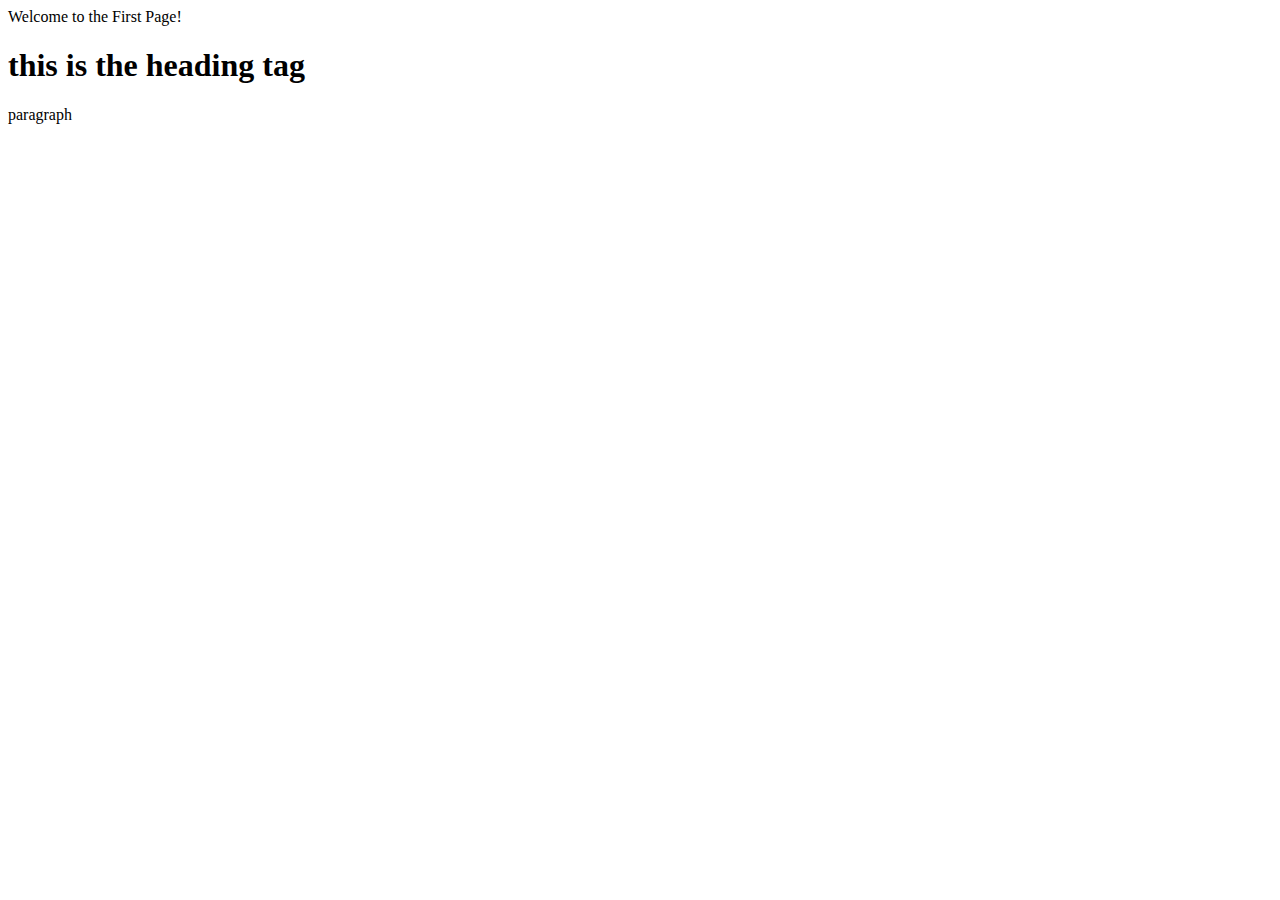
<file: index.html>
<html>
    <head>
        Welcome to the First Page!
        <title> Welcome in my Github Repostory.</title>
        <body>
            <h1>this is the heading tag</h1>
            <p><bold>paragraph</bold></p>
        </body>
    </head>
</html>
</file>
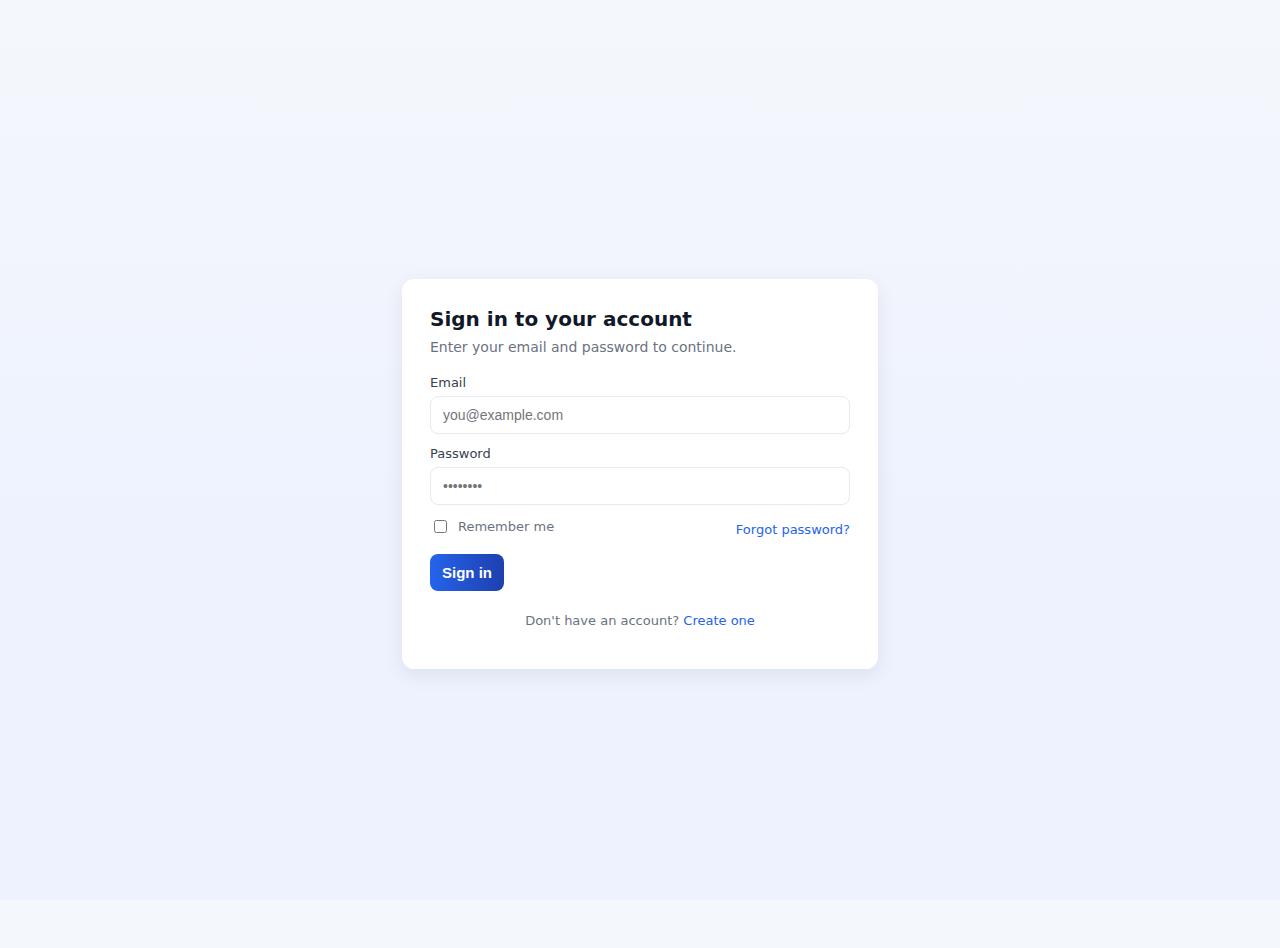
<file: Firstpg.html>
<!doctype html>
<html lang="en">
<head>
    <meta charset="utf-8" />
    <meta name="viewport" content="width=device-width,initial-scale=1" />
    <title>Login — Firstpg</title>
    <style>
        :root {
            --bg: #f4f7fb;
            --card: #ffffff;
            --accent: #2563eb;
            --muted: #6b7280;
            --error: #dc2626;
        }
        html,body {
            height: 100%;
            margin: 0;
            font-family: system-ui, -apple-system, "Segoe UI", Roboto, "Helvetica Neue", Arial;
            background: linear-gradient(180deg, var(--bg), #eef2ff 60%);
            color: #111827;
        }
        .wrap {
            min-height: 100%;
            display: flex;
            align-items: center;
            justify-content: center;
            padding: 24px;
        }
        .card {
            width: 100%;
            max-width: 420px;
            background: var(--card);
            border-radius: 12px;
            box-shadow: 0 6px 20px rgba(16,24,40,0.08);
            padding: 28px;
        }
        h1 { margin: 0 0 8px; font-size: 20px; }
        p.lead { margin: 0 0 20px; color: var(--muted); font-size: 14px; }
        form { display: grid; gap: 12px; }
        label { font-size: 13px; color: #374151; display: block; margin-bottom: 6px; }
        input[type="email"],
        input[type="password"] {
            width: 100%;
            padding: 10px 12px;
            border-radius: 8px;
            border: 1px solid #e6e9ef;
            background: #fff;
            font-size: 14px;
            box-sizing: border-box;
        }
        .row {
            display: flex;
            align-items: center;
            justify-content: space-between;
            gap: 12px;
            font-size: 14px;
        }
        .checkbox {
            display: flex;
            align-items: center;
            gap: 8px;
            color: var(--muted);
            font-size: 13px;
        }
        button {
            background: linear-gradient(90deg,var(--accent),#1e40af);
            border: none;
            color: white;
            padding: 10px 12px;
            border-radius: 8px;
            font-weight: 600;
            font-size: 15px;
            cursor: pointer;
        }
        .hint { color: var(--muted); font-size: 13px; text-align: center; margin-top: 10px; }
        .error { color: var(--error); font-size: 13px; }
        .small-link { color: var(--accent); text-decoration: none; font-size: 13px; }
        @media (max-width:420px) {
            .card { padding: 20px; border-radius: 10px; }
        }
    </style>
</head>
<body>
    <div class="wrap">
        <main class="card" role="main" aria-labelledby="signin-heading">
            <h1 id="signin-heading">Sign in to your account</h1>
            <p class="lead">Enter your email and password to continue.</p>

            <form id="loginForm" novalidate>
                <div>
                    <label for="email">Email</label>
                    <input id="email" name="email" type="email" inputmode="email" autocomplete="email" required placeholder="you@example.com" />
                    <div id="emailError" class="error" aria-live="polite" style="display:none"></div>
                </div>

                <div>
                    <label for="password">Password</label>
                    <input id="password" name="password" type="password" autocomplete="current-password" required placeholder="••••••••" minlength="6" />
                    <div id="passwordError" class="error" aria-live="polite" style="display:none"></div>
                </div>

                <div class="row">
                    <label class="checkbox"><input id="remember" name="remember" type="checkbox" /> Remember me</label>
                    <a class="small-link" href="#" onclick="alert('Replace with reset password flow');return false;">Forgot password?</a>
                </div>

                <div>
                    <button type="submit" id="submitBtn">Sign in</button>
                </div>

                <p class="hint">Don't have an account? <a class="small-link" href="#" onclick="alert('Replace with signup flow');return false;">Create one</a></p>
            </form>
        </main>
    </div>

    <script>
        // Basic client-side validation and demo submit behavior
        (function () {
            const form = document.getElementById('loginForm');
            const email = document.getElementById('email');
            const password = document.getElementById('password');
            const emailError = document.getElementById('emailError');
            const passwordError = document.getElementById('passwordError');
            const submitBtn = document.getElementById('submitBtn');

            function showError(el, msg) {
                el.textContent = msg;
                el.style.display = msg ? 'block' : 'none';
            }

            function isValidEmail(v) {
                // simple email pattern
                return /^[^\s@]+@[^\s@]+\.[^\s@]+$/.test(v);
            }

            form.addEventListener('submit', function (e) {
                e.preventDefault();
                let ok = true;

                if (!email.value.trim()) {
                    showError(emailError, 'Email is required.');
                    ok = false;
                } else if (!isValidEmail(email.value.trim())) {
                    showError(emailError, 'Enter a valid email address.');
                    ok = false;
                } else {
                    showError(emailError, '');
                }

                if (!password.value) {
                    showError(passwordError, 'Password is required.');
                    ok = false;
                } else if (password.value.length < 6) {
                    showError(passwordError, 'Password must be at least 6 characters.');
                    ok = false;
                } else {
                    showError(passwordError, '');
                }

                if (!ok) return;

                // Demo: simulate a submit (replace with real request)
                submitBtn.disabled = true;
                submitBtn.textContent = 'Signing in...';

                // Simulate network delay
                setTimeout(function () {
                    // Replace this block with actual authentication logic (fetch/XHR)
                    alert('Demo: form submitted\nEmail: ' + email.value);
                    submitBtn.disabled = false;
                    submitBtn.textContent = 'Sign in';
                    form.reset();
                }, 900);
            });

            // optional: clear errors on input
            email.addEventListener('input', () => showError(emailError, ''));
            password.addEventListener('input', () => showError(passwordError, ''));
        })();
    </script>
</body>
</html>
</file>
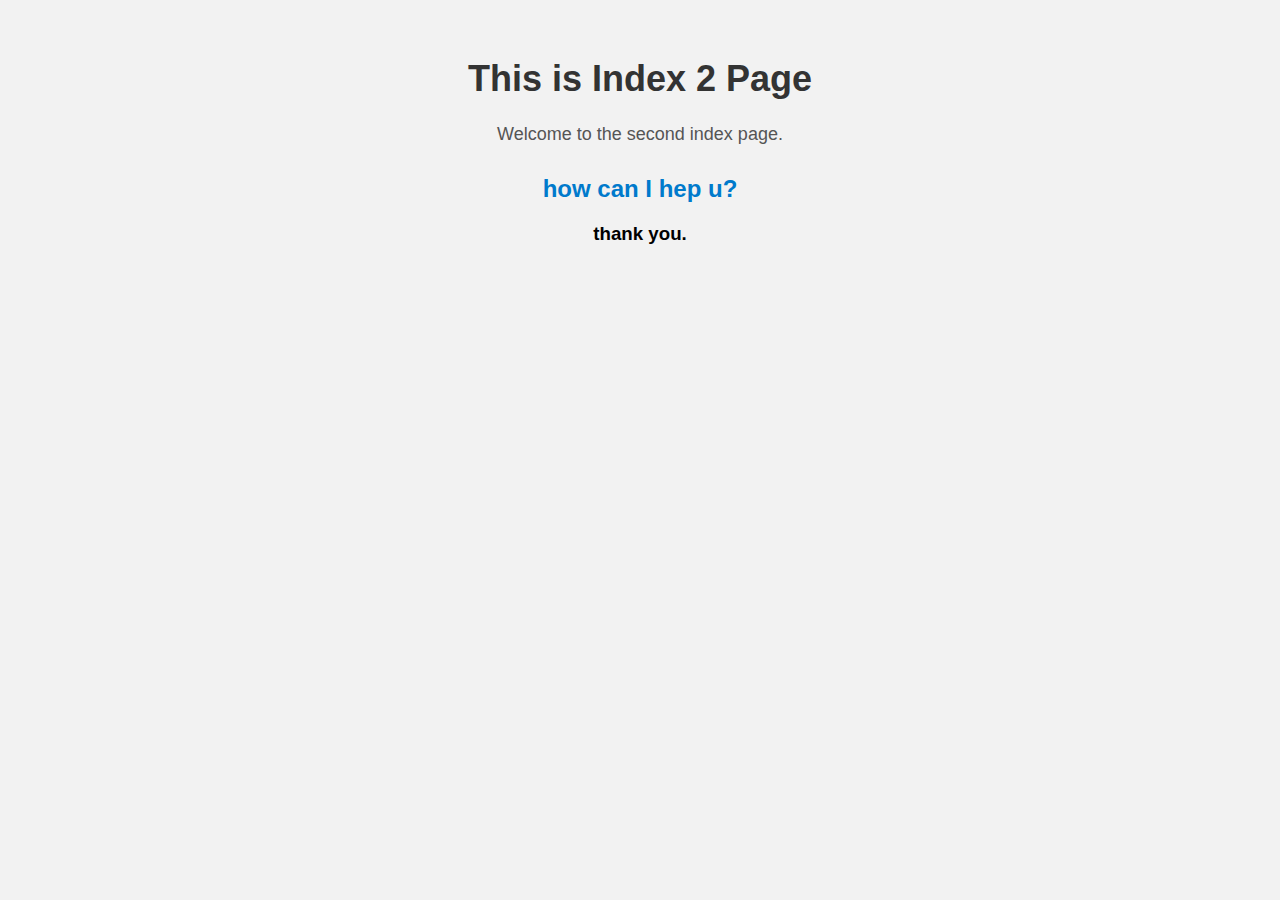
<file: index2.html>
<html>
    <head>
        <title>Index 2</title>
        <meta charset="UTF-8">
        <link rel="stylesheet" href="style.css">
    </head>
    <body>
        <h1>This is Index 2 Page</h1>
        <p>Welcome to the second index page.</p>
        <h2>how can I hep u?</h2>
        <h3>thank you.</h3>
    </body>
</html>
</file>
<file: style.css>
body {
    background-color: #f2f2f2;
    font-family: Arial, sans-serif;
    text-align: center;
    padding: 50px;
  }
  
  h1 {
    color: #333333;
    font-size: 36px;
  }
  
  p {
    color: #555555;
    font-size: 18px;
  }
  
  h2 {
    color: #007acc;
    margin-top: 30px;
  }
</file>
